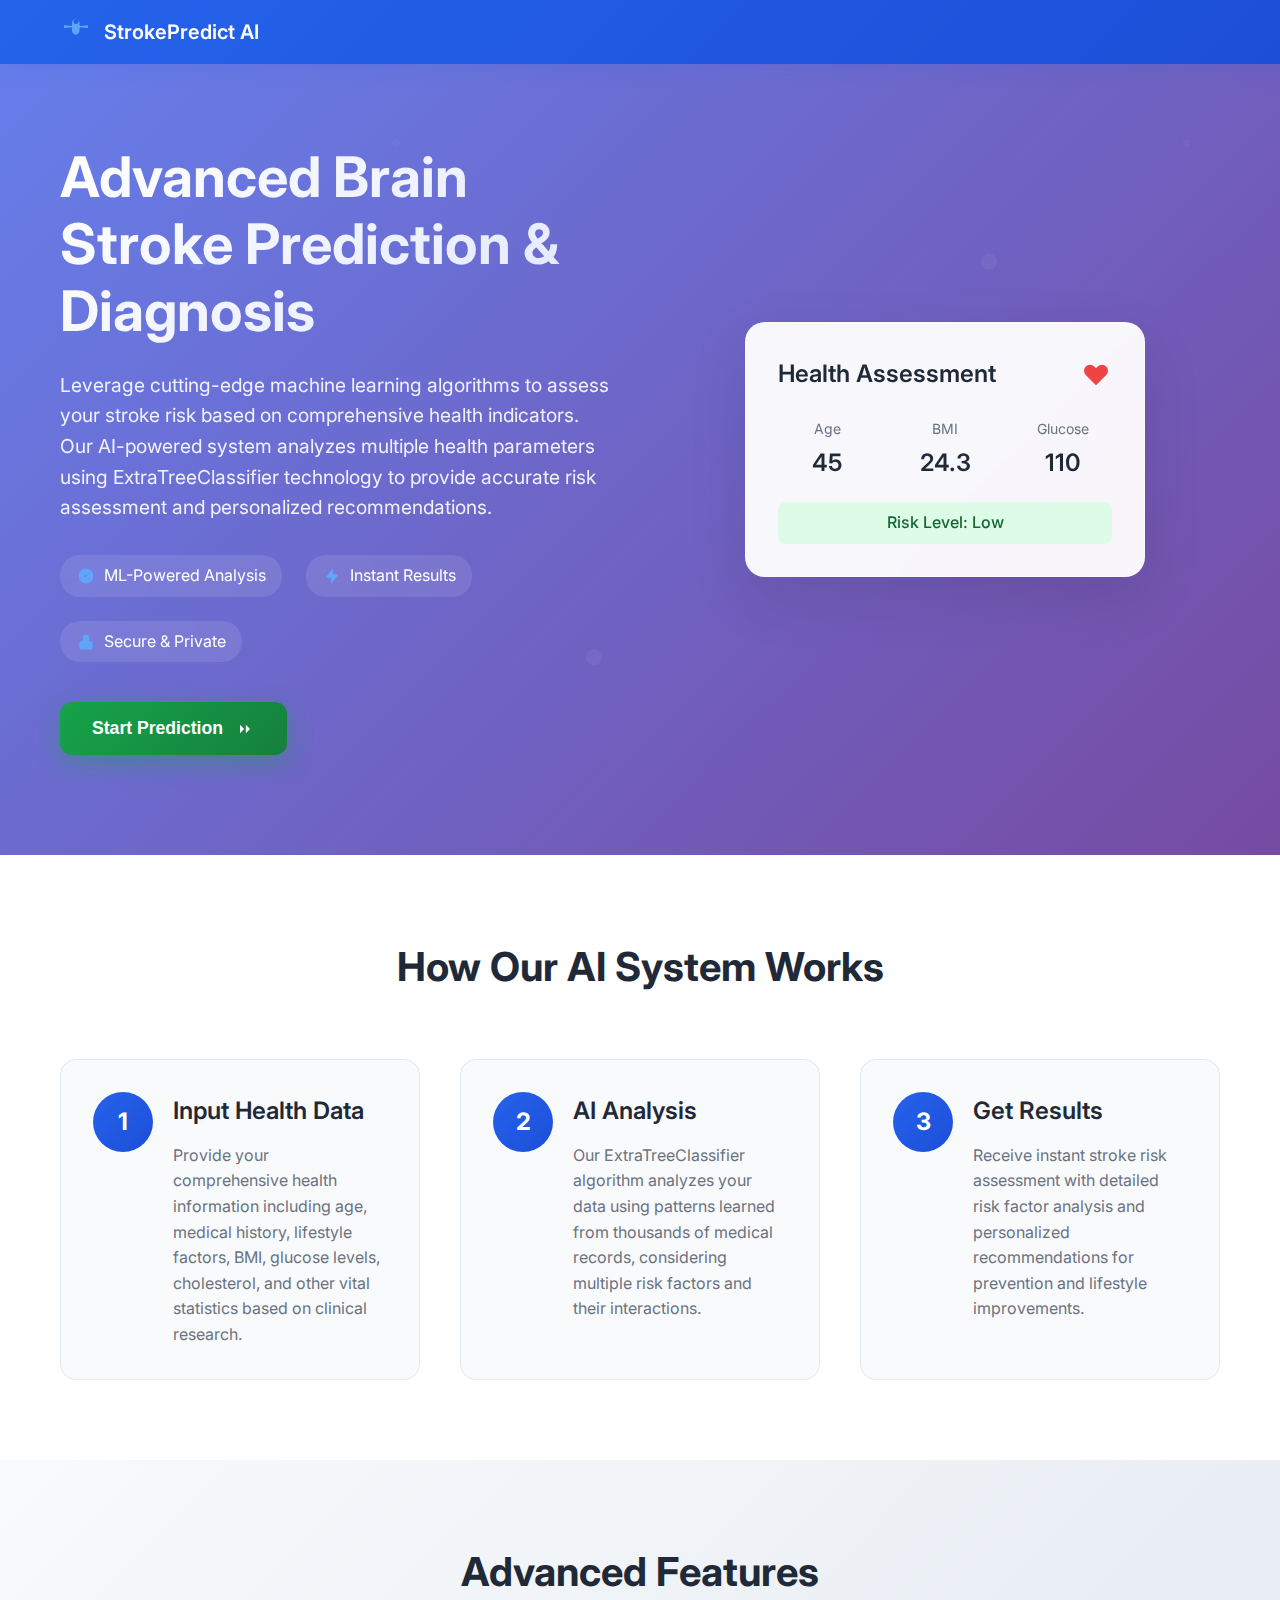
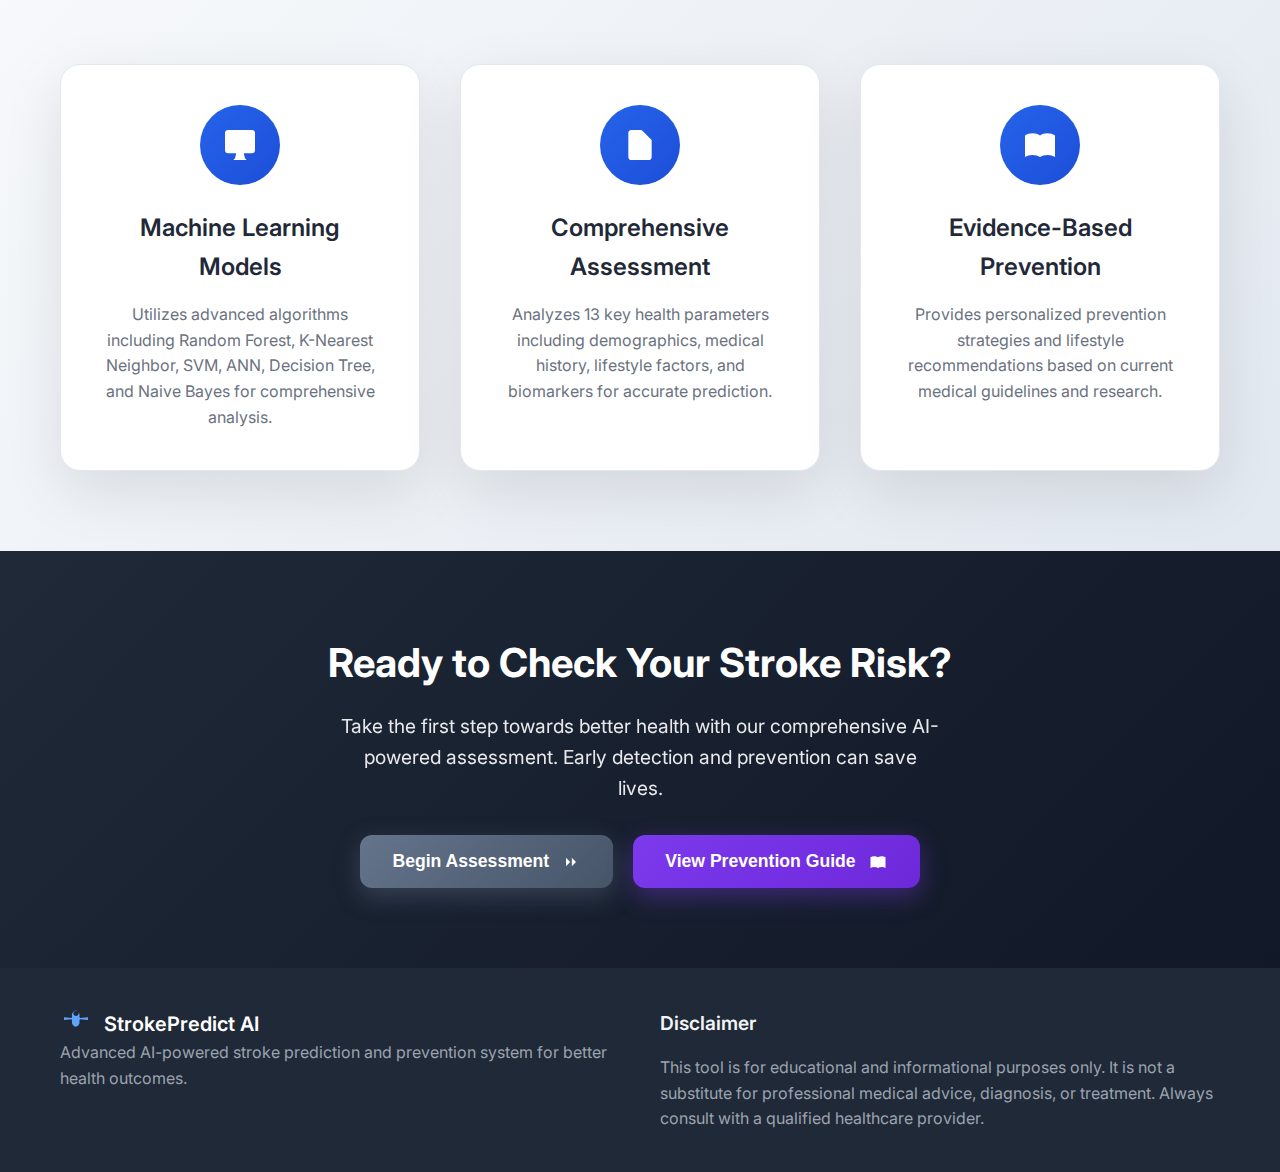
<file: index.html>
<!DOCTYPE html>
<html lang="en">
<head>
    <meta charset="UTF-8">
    <meta name="viewport" content="width=device-width, initial-scale=1.0">
    <title>Brain Stroke Prediction & Diagnosis - StrokePredict AI</title>
    <link rel="stylesheet" href="style.css">
    <link href="https://fonts.googleapis.com/css2?family=Inter:wght@300;400;500;600;700&display=swap" rel="stylesheet">
    <meta name="description" content="Advanced AI-powered brain stroke prediction and diagnosis system using machine learning for accurate health assessment.">
</head>
<body>
    <!-- Navigation -->
    <nav class="navbar">
        <div class="nav-container">
            <div class="nav-brand">
                <svg class="brain-icon" viewBox="0 0 24 24" fill="currentColor">
                    <path d="M12 2C13.1 2 14 2.9 14 4C14 5.1 13.1 6 12 6C10.9 6 10 5.1 10 4C10 2.9 10.9 2 12 2ZM21 9V7L15 7.5L14.5 6.5C14.6 6.2 14.7 5.9 14.7 5.5C14.7 3.6 13.4 2 11.8 2C10.2 2 8.9 3.6 8.9 5.5C8.9 5.9 9 6.2 9.1 6.5L8.6 7.5L3 7V9L8.6 8.5L9.1 9.5C9 9.8 8.9 10.1 8.9 10.5C8.9 12.4 10.2 14 11.8 14C13.4 14 14.7 12.4 14.7 10.5C14.7 10.1 14.6 9.8 14.5 9.5L15 8.5L21 9Z"/>
                </svg>
                <span>StrokePredict AI</span>
            </div>
        </div>
    </nav>

    <!-- Hero Section -->
    <section class="hero">
        <div class="container">
            <div class="hero-content">
                <div class="hero-text">
                    <h1>Advanced Brain Stroke Prediction & Diagnosis</h1>
                    <p class="hero-subtitle">
                        Leverage cutting-edge machine learning algorithms to assess your stroke risk based on comprehensive health indicators. Our AI-powered system analyzes multiple health parameters using ExtraTreeClassifier technology to provide accurate risk assessment and personalized recommendations.
                    </p>
                    <div class="hero-features">
                        <div class="feature">
                            <svg class="feature-icon" viewBox="0 0 24 24" fill="currentColor">
                                <path d="M9 12l2 2 4-4m6 2a9 9 0 11-18 0 9 9 0 0118 0z"/>
                            </svg>
                            <span>ML-Powered Analysis</span>
                        </div>
                        <div class="feature">
                            <svg class="feature-icon" viewBox="0 0 24 24" fill="currentColor">
                                <path d="M13 10V3L4 14h7v7l9-11h-7z"/>
                            </svg>
                            <span>Instant Results</span>
                        </div>
                        <div class="feature">
                            <svg class="feature-icon" viewBox="0 0 24 24" fill="currentColor">
                                <path d="M12 15v2m-6 4h12a2 2 0 002-2v-6a2 2 0 00-2-2H6a2 2 0 00-2 2v6a2 2 0 002 2zm10-10V7a4 4 0 00-8 0v4h8z"/>
                            </svg>
                            <span>Secure & Private</span>
                        </div>
                    </div>
                    <button class="cta-button" onclick="startPrediction()">
                        <span>Start Prediction</span>
                        <svg class="button-icon" viewBox="0 0 24 24" fill="currentColor">
                            <path d="M13 7l5 5-5 5M6 7l5 5-5 5"/>
                        </svg>
                    </button>
                </div>
                <div class="hero-visual">
                    <div class="medical-card">
                        <div class="card-header">
                            <h3>Health Assessment</h3>
                            <svg class="card-icon" viewBox="0 0 24 24" fill="currentColor">
                                <path d="M4.318 6.318a4.5 4.5 0 000 6.364L12 20.364l7.682-7.682a4.5 4.5 0 00-6.364-6.364L12 7.636l-1.318-1.318a4.5 4.5 0 00-6.364 0z"/>
                            </svg>
                        </div>
                        <div class="card-metrics">
                            <div class="metric">
                                <span class="metric-label">Age</span>
                                <span class="metric-value">45</span>
                            </div>
                            <div class="metric">
                                <span class="metric-label">BMI</span>
                                <span class="metric-value">24.3</span>
                            </div>
                            <div class="metric">
                                <span class="metric-label">Glucose</span>
                                <span class="metric-value">110</span>
                            </div>
                        </div>
                        <div class="risk-indicator low">
                            <span>Risk Level: Low</span>
                        </div>
                    </div>
                </div>
            </div>
        </div>
    </section>

    <!-- How It Works Section -->
    <section class="how-it-works">
        <div class="container">
            <h2>How Our AI System Works</h2>
            <div class="steps">
                <div class="step">
                    <div class="step-number">1</div>
                    <div class="step-content">
                        <h3>Input Health Data</h3>
                        <p>Provide your comprehensive health information including age, medical history, lifestyle factors, BMI, glucose levels, cholesterol, and other vital statistics based on clinical research.</p>
                    </div>
                </div>
                <div class="step">
                    <div class="step-number">2</div>
                    <div class="step-content">
                        <h3>AI Analysis</h3>
                        <p>Our ExtraTreeClassifier algorithm analyzes your data using patterns learned from thousands of medical records, considering multiple risk factors and their interactions.</p>
                    </div>
                </div>
                <div class="step">
                    <div class="step-number">3</div>
                    <div class="step-content">
                        <h3>Get Results</h3>
                        <p>Receive instant stroke risk assessment with detailed risk factor analysis and personalized recommendations for prevention and lifestyle improvements.</p>
                    </div>
                </div>
            </div>
        </div>
    </section>

    <!-- Features Section -->
    <section class="features-section">
        <div class="container">
            <h2>Advanced Features</h2>
            <div class="features-grid">
                <div class="feature-card">
                    <div class="feature-icon-large">
                        <svg viewBox="0 0 24 24" fill="currentColor">
                            <path d="M9.75 17L9 20l-1 1h8l-1-1-.75-3M3 13h18M5 17h14a2 2 0 002-2V5a2 2 0 00-2-2H5a2 2 0 00-2 2v10a2 2 0 002 2z"/>
                        </svg>
                    </div>
                    <h3>Machine Learning Models</h3>
                    <p>Utilizes advanced algorithms including Random Forest, K-Nearest Neighbor, SVM, ANN, Decision Tree, and Naive Bayes for comprehensive analysis.</p>
                </div>
                <div class="feature-card">
                    <div class="feature-icon-large">
                        <svg viewBox="0 0 24 24" fill="currentColor">
                            <path d="M9 17v-2m3 2v-4m3 4v-6m2 10H7a2 2 0 01-2-2V5a2 2 0 012-2h5.586a1 1 0 01.707.293l5.414 5.414a1 1 0 01.293.707V19a2 2 0 01-2 2z"/>
                        </svg>
                    </div>
                    <h3>Comprehensive Assessment</h3>
                    <p>Analyzes 13 key health parameters including demographics, medical history, lifestyle factors, and biomarkers for accurate prediction.</p>
                </div>
                <div class="feature-card">
                    <div class="feature-icon-large">
                        <svg viewBox="0 0 24 24" fill="currentColor">
                            <path d="M12 6.253v13m0-13C10.832 5.477 9.246 5 7.5 5S4.168 5.477 3 6.253v13C4.168 18.477 5.754 18 7.5 18s3.332.477 4.5 1.253m0-13C13.168 5.477 14.754 5 16.5 5c1.747 0 3.332.477 4.5 1.253v13C19.832 18.477 18.246 18 16.5 18c-1.746 0-3.332.477-4.5 1.253"/>
                        </svg>
                    </div>
                    <h3>Evidence-Based Prevention</h3>
                    <p>Provides personalized prevention strategies and lifestyle recommendations based on current medical guidelines and research.</p>
                </div>
            </div>
        </div>
    </section>

    <!-- Call to Action -->
    <section class="cta-section">
        <div class="container">
            <div class="cta-content">
                <h2>Ready to Check Your Stroke Risk?</h2>
                <p>Take the first step towards better health with our comprehensive AI-powered assessment. Early detection and prevention can save lives.</p>
                <div class="cta-buttons">
                    <button class="cta-button secondary" onclick="startPrediction()">
                        <span>Begin Assessment</span>
                        <svg class="button-icon" viewBox="0 0 24 24" fill="currentColor">
                            <path d="M13 7l5 5-5 5M6 7l5 5-5 5"/>
                        </svg>
                    </button>
                    <button class="cta-button tertiary" onclick="showPrecautions()">
                        <span>View Prevention Guide</span>
                        <svg class="button-icon" viewBox="0 0 24 24" fill="currentColor">
                            <path d="M12 6.253v13m0-13C10.832 5.477 9.246 5 7.5 5S4.168 5.477 3 6.253v13C4.168 18.477 5.754 18 7.5 18s3.332.477 4.5 1.253m0-13C13.168 5.477 14.754 5 16.5 5c1.747 0 3.332.477 4.5 1.253v13C19.832 18.477 18.246 18 16.5 18c-1.746 0-3.332.477-4.5 1.253"/>
                        </svg>
                    </button>
                </div>
            </div>
        </div>
    </section>

    <!-- Footer -->
    <footer class="footer">
        <div class="container">
            <div class="footer-content">
                <div class="footer-section">
                    <div class="nav-brand">
                        <svg class="brain-icon" viewBox="0 0 24 24" fill="currentColor">
                            <path d="M12 2C13.1 2 14 2.9 14 4C14 5.1 13.1 6 12 6C10.9 6 10 5.1 10 4C10 2.9 10.9 2 12 2ZM21 9V7L15 7.5L14.5 6.5C14.6 6.2 14.7 5.9 14.7 5.5C14.7 3.6 13.4 2 11.8 2C10.2 2 8.9 3.6 8.9 5.5C8.9 5.9 9 6.2 9.1 6.5L8.6 7.5L3 7V9L8.6 8.5L9.1 9.5C9 9.8 8.9 10.1 8.9 10.5C8.9 12.4 10.2 14 11.8 14C13.4 14 14.7 12.4 14.7 10.5C14.7 10.1 14.6 9.8 14.5 9.5L15 8.5L21 9Z"/>
                        </svg>
                        <span>StrokePredict AI</span>
                    </div>
                    <p>Advanced AI-powered stroke prediction and prevention system for better health outcomes.</p>
                </div>
                <div class="footer-section">
                    <h4>Disclaimer</h4>
                    <p>This tool is for educational and informational purposes only. It is not a substitute for professional medical advice, diagnosis, or treatment. Always consult with a qualified healthcare provider.</p>
                </div>
            </div>
        </div>
    </footer>

    <script src="script.js"></script>
</body>
</html>
</file>
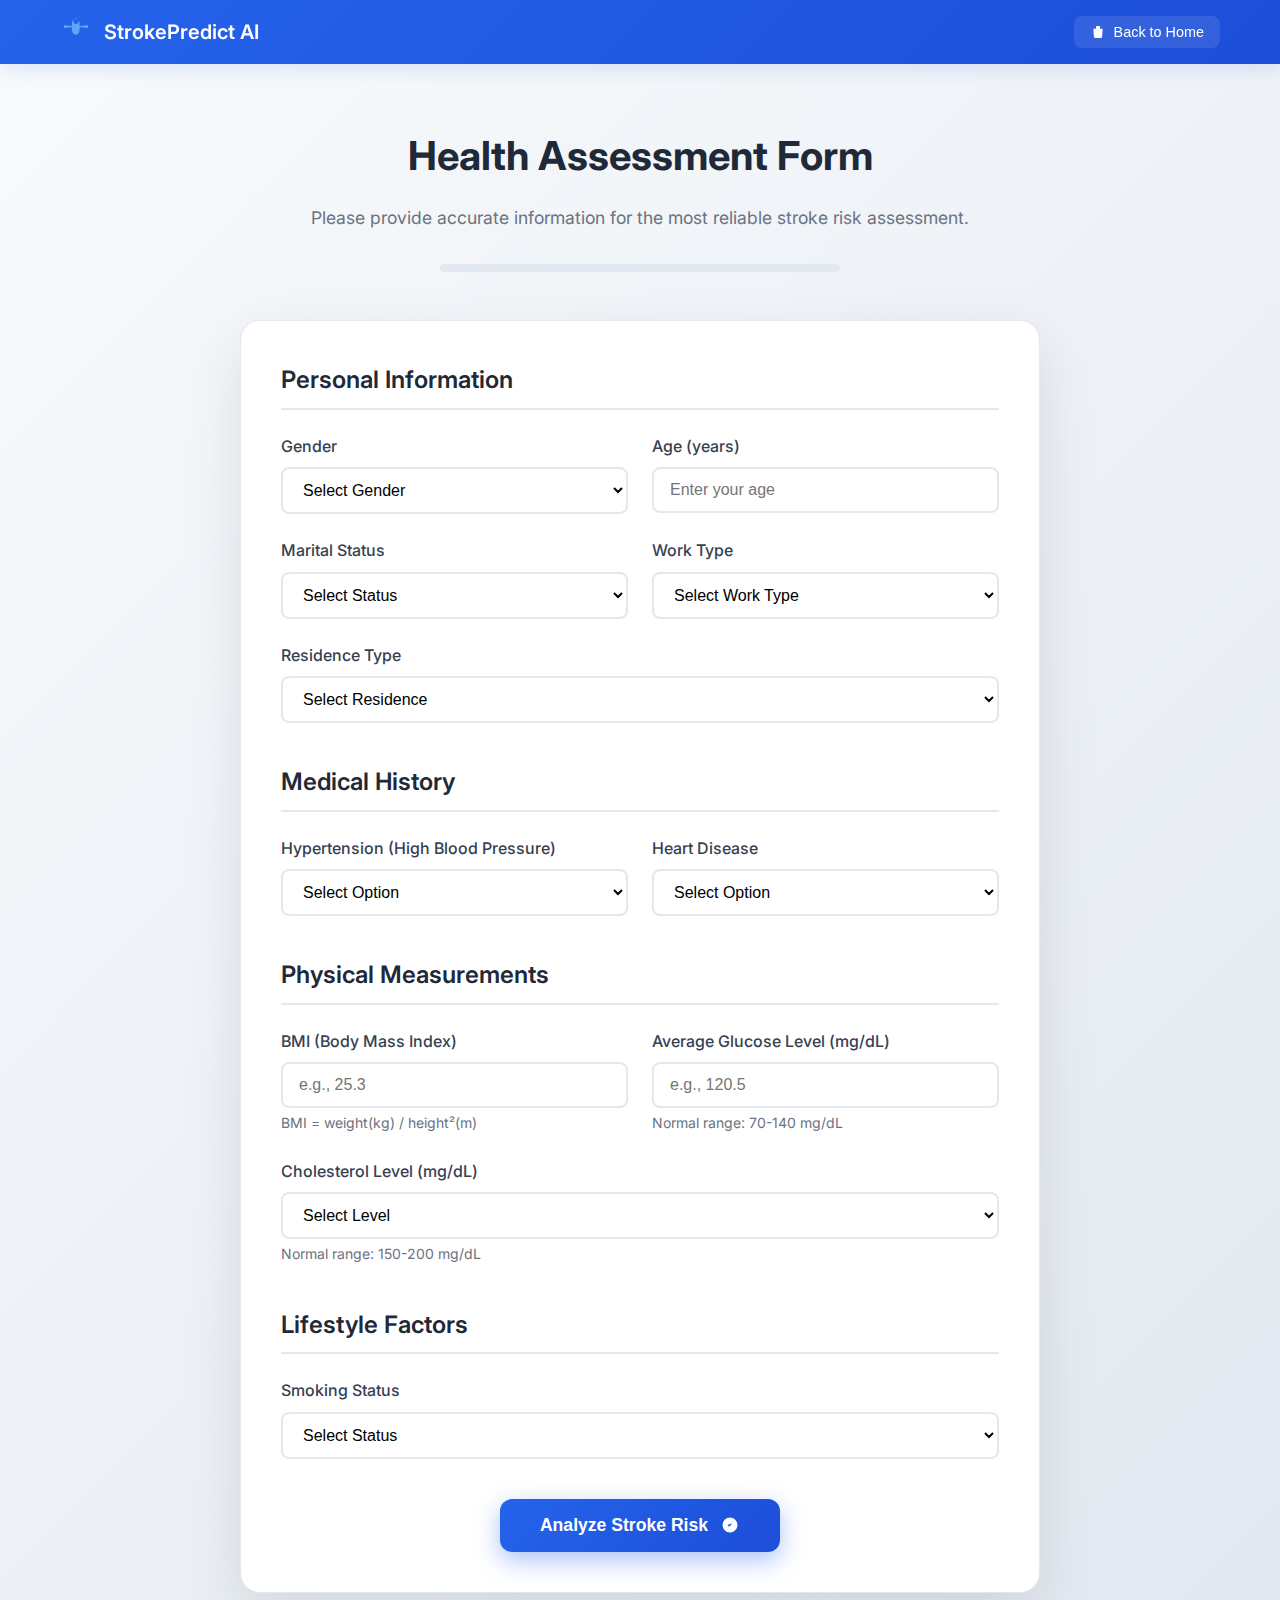
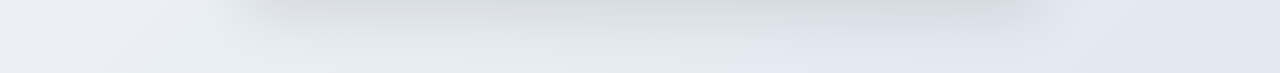
<file: input.html>
<!DOCTYPE html>
<html lang="en">
<head>
    <meta charset="UTF-8">
    <meta name="viewport" content="width=device-width, initial-scale=1.0">
    <title>Health Assessment - StrokePredict AI</title>
    <link rel="stylesheet" href="style.css">
    <link href="https://fonts.googleapis.com/css2?family=Inter:wght@300;400;500;600;700&display=swap" rel="stylesheet">
</head>
<body>
    <!-- Navigation -->
    <nav class="navbar">
        <div class="nav-container">
            <div class="nav-brand">
                <svg class="brain-icon" viewBox="0 0 24 24" fill="currentColor">
                    <path d="M12 2C13.1 2 14 2.9 14 4C14 5.1 13.1 6 12 6C10.9 6 10 5.1 10 4C10 2.9 10.9 2 12 2ZM21 9V7L15 7.5L14.5 6.5C14.6 6.2 14.7 5.9 14.7 5.5C14.7 3.6 13.4 2 11.8 2C10.2 2 8.9 3.6 8.9 5.5C8.9 5.9 9 6.2 9.1 6.5L8.6 7.5L3 7V9L8.6 8.5L9.1 9.5C9 9.8 8.9 10.1 8.9 10.5C8.9 12.4 10.2 14 11.8 14C13.4 14 14.7 12.4 14.7 10.5C14.7 10.1 14.6 9.8 14.5 9.5L15 8.5L21 9Z"/>
                </svg>
                <span>StrokePredict AI</span>
            </div>
            <button class="nav-back" onclick="goHome()">
                <svg viewBox="0 0 24 24" fill="currentColor">
                    <path d="M19 7l-.867 12.142A2 2 0 0116.138 21H7.862a2 2 0 01-1.995-1.858L5 7m5 4v6m4-6v6m1-10V4a1 1 0 00-1-1h-4a1 1 0 00-1 1v3M4 7h16"/>
                </svg>
                Back to Home
            </button>
        </div>
    </nav>

    <!-- Input Form Section -->
    <section class="form-section">
        <div class="container">
            <div class="form-header">
                <h1>Health Assessment Form</h1>
                <p>Please provide accurate information for the most reliable stroke risk assessment.</p>
                <div class="progress-bar">
                    <div class="progress-fill" id="progressFill"></div>
                </div>
            </div>

            <form class="health-form" id="healthForm">
                <!-- Personal Information -->
                <div class="form-group-section">
                    <h3>Personal Information</h3>
                    <div class="form-row">
                        <div class="form-group">
                            <label for="gender">Gender</label>
                            <select id="gender" name="gender" required>
                                <option value="">Select Gender</option>
                                <option value="Male">Male</option>
                                <option value="Female">Female</option>
                                <option value="Other">Other</option>
                            </select>
                        </div>
                        <div class="form-group">
                            <label for="age">Age (years)</label>
                            <input type="number" id="age" name="age" min="0" max="120" placeholder="Enter your age" required>
                        </div>
                    </div>
                    <div class="form-row">
                        <div class="form-group">
                            <label for="ever_married">Marital Status</label>
                            <select id="ever_married" name="ever_married" required>
                                <option value="">Select Status</option>
                                <option value="Yes">Married</option>
                                <option value="No">Unmarried</option>
                            </select>
                        </div>
                        <div class="form-group">
                            <label for="work_type">Work Type</label>
                            <select id="work_type" name="work_type" required>
                                <option value="">Select Work Type</option>
                                <option value="Private">Private Sector</option>
                                <option value="Self-employed">Self-employed</option>
                                <option value="Govt_job">Government Job</option>
                                <option value="Children">Student/Child</option>
                                <option value="Never_worked">Never Worked</option>
                            </select>
                        </div>
                    </div>
                    <div class="form-row">
                        <div class="form-group">
                            <label for="Residence_type">Residence Type</label>
                            <select id="Residence_type" name="Residence_type" required>
                                <option value="">Select Residence</option>
                                <option value="Urban">Urban</option>
                                <option value="Rural">Rural</option>
                            </select>
                        </div>
                    </div>
                </div>

                <!-- Medical History -->
                <div class="form-group-section">
                    <h3>Medical History</h3>
                    <div class="form-row">
                        <div class="form-group">
                            <label for="hypertension">Hypertension (High Blood Pressure)</label>
                            <select id="hypertension" name="hypertension" required>
                                <option value="">Select Option</option>
                                <option value="0">No</option>
                                <option value="1">Yes</option>
                            </select>
                        </div>
                        <div class="form-group">
                            <label for="heart_disease">Heart Disease</label>
                            <select id="heart_disease" name="heart_disease" required>
                                <option value="">Select Option</option>
                                <option value="0">No</option>
                                <option value="1">Yes</option>
                            </select>
                        </div>
                    </div>
                </div>

                <!-- Physical Measurements -->
                <div class="form-group-section">
                    <h3>Physical Measurements</h3>
                    <div class="form-row">
                        <div class="form-group">
                            <label for="bmi">BMI (Body Mass Index)</label>
                            <input type="number" id="bmi" name="bmi" min="10" max="50" step="0.1" placeholder="e.g., 25.3" required>
                            <small>BMI = weight(kg) / height²(m)</small>
                        </div>
                        <div class="form-group">
                            <label for="avg_glucose_level">Average Glucose Level (mg/dL)</label>
                            <input type="number" id="avg_glucose_level" name="avg_glucose_level" min="50" max="300" step="0.1" placeholder="e.g., 120.5" required>
                            <small>Normal range: 70-140 mg/dL</small>
                        </div>
                    </div>
                    <div class="form-row">
                        <div class="form-group">
                             <label for="cholesterol_level">Cholesterol Level (mg/dL)</label>
                           <select id="cholesterol_level" name="cholesterol_level" required>
                          <option value="">Select Level</option>
                          <option value="<=200">Less than or equal to 200</option>
                          <option value=">200">More than 200</option>
</select>
                            <small>Normal range: 150-200 mg/dL</small>
                        </div>
                    </div>
                </div>

                <!-- Lifestyle Factors -->
                <div class="form-group-section">
                    <h3>Lifestyle Factors</h3>
                    <div class="form-row">
                        <div class="form-group">
                            <label for="smoking_status">Smoking Status</label>
                            <select id="smoking_status" name="smoking_status" required>
                                <option value="">Select Status</option>
                                <option value="never smoked">Never Smoked</option>
                                <option value="formerly smoked">Formerly Smoked</option>
                                <option value="smokes">Currently Smokes</option>
                                <option value="unknown">Unknown</option>
                            </select>
                        </div>
                    </div>
                </div>

                <!-- Submit Button -->
                <div class="form-submit">
                    <button type="submit" class="submit-button" id="submitButton">
                        <span>Analyze Stroke Risk</span>
                        <svg class="button-icon" viewBox="0 0 24 24" fill="currentColor">
                            <path d="M9 12l2 2 4-4m6 2a9 9 0 11-18 0 9 9 0 0118 0z"/>
                        </svg>
                    </button>
                </div>
            </form>
        </div>
    </section>

    <script src="script.js"></script>
</body>
</html>
</file>
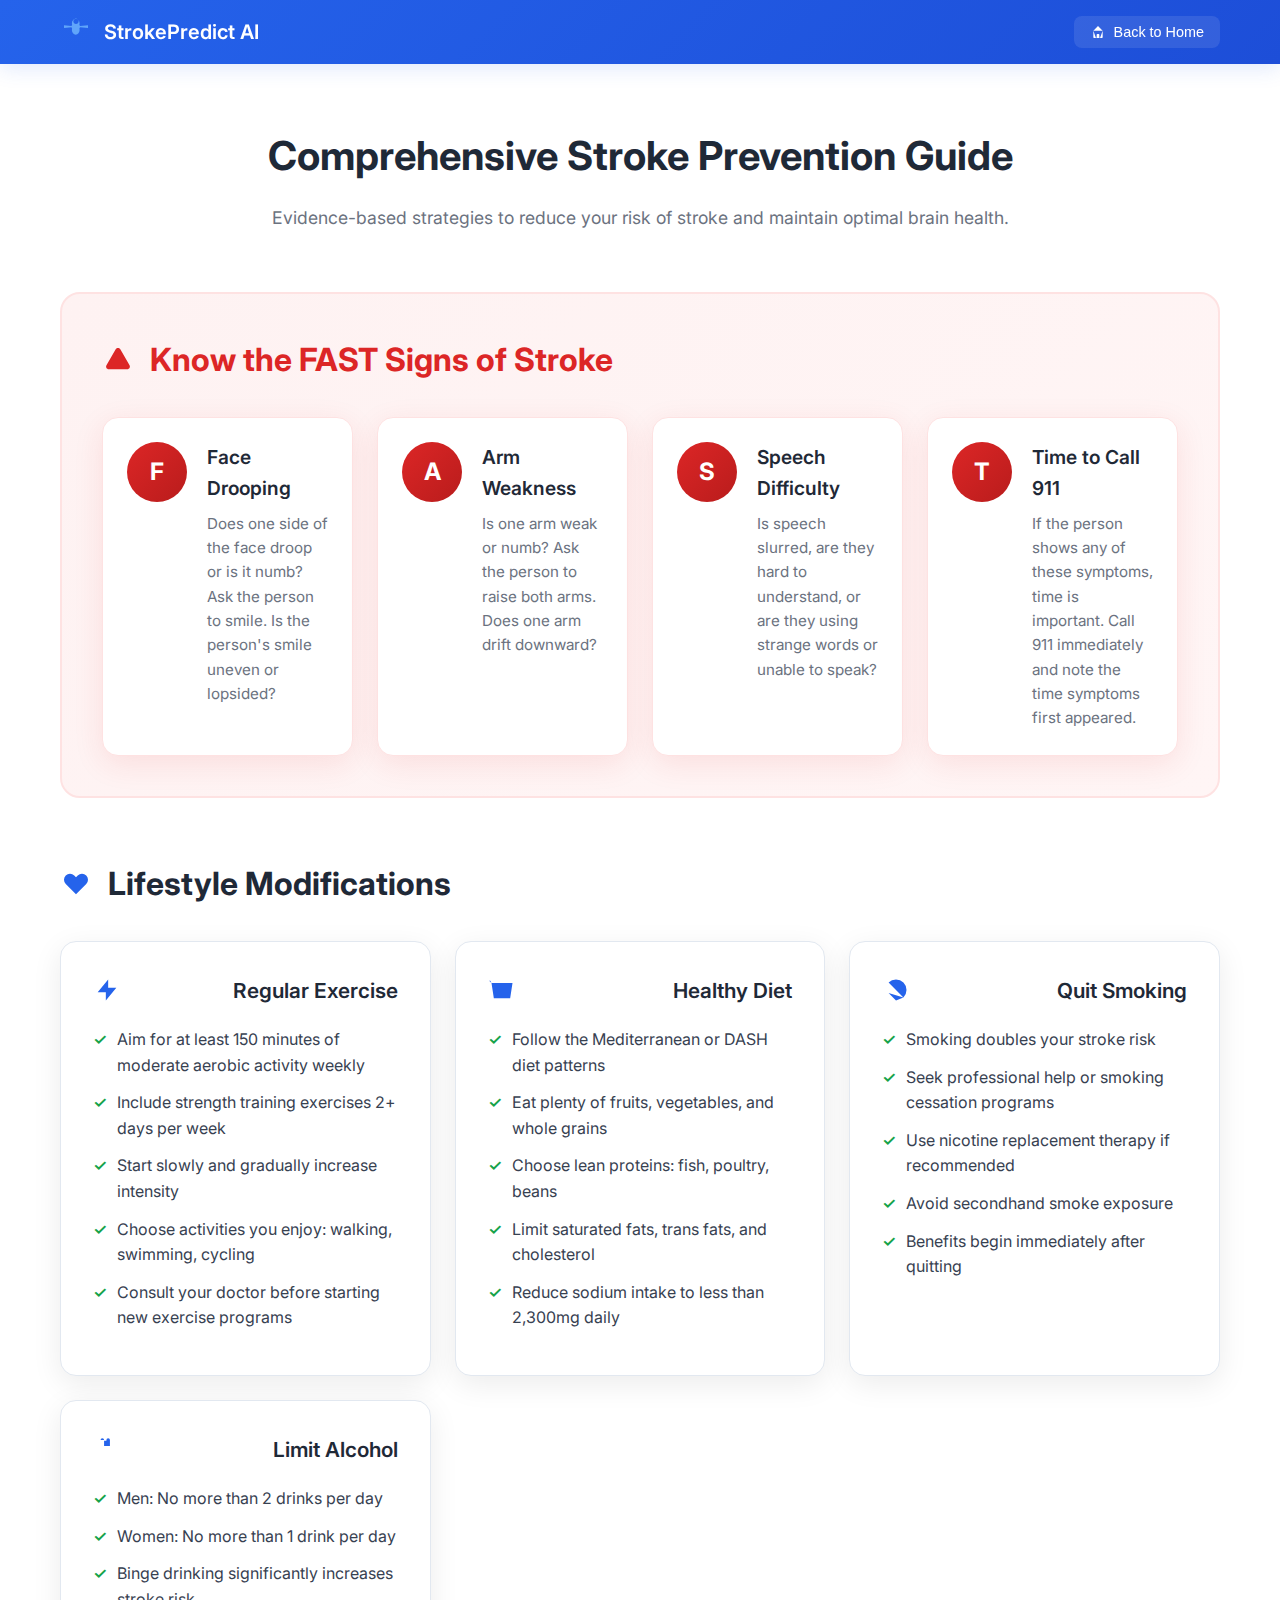
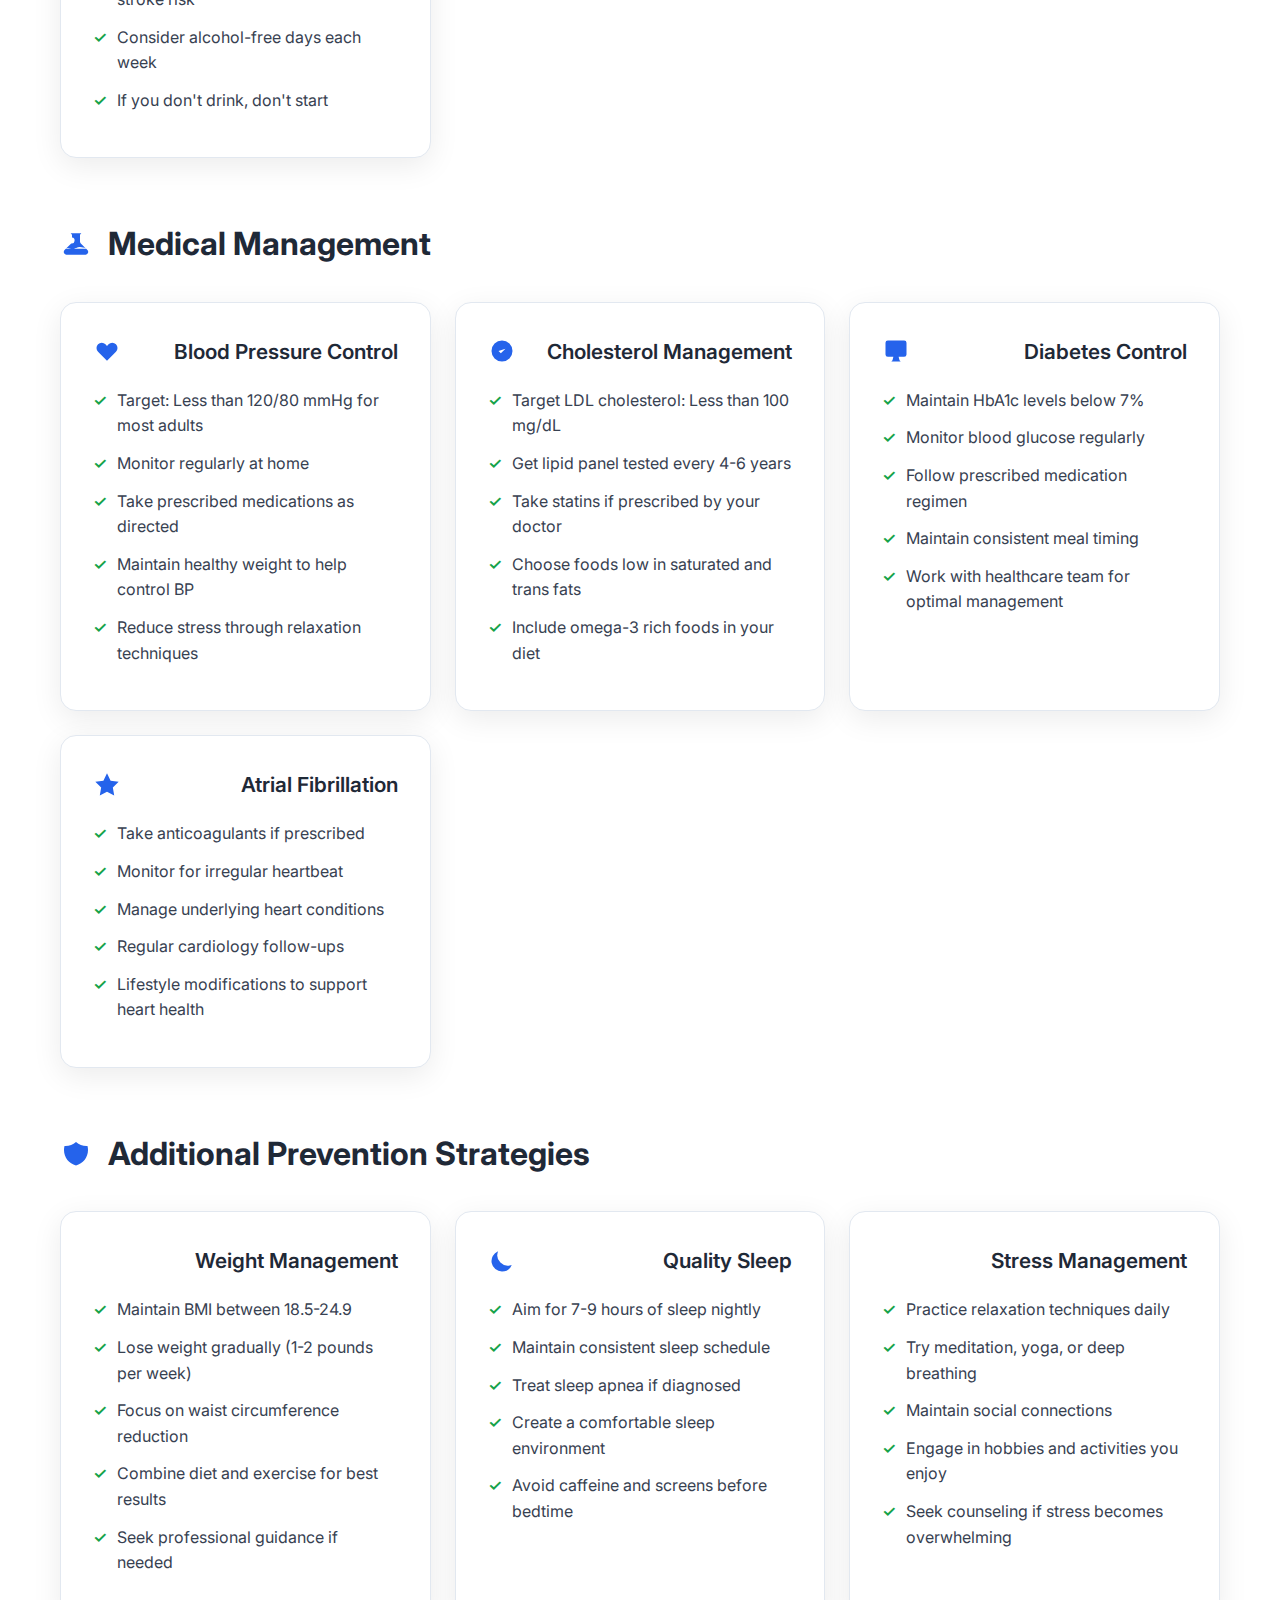
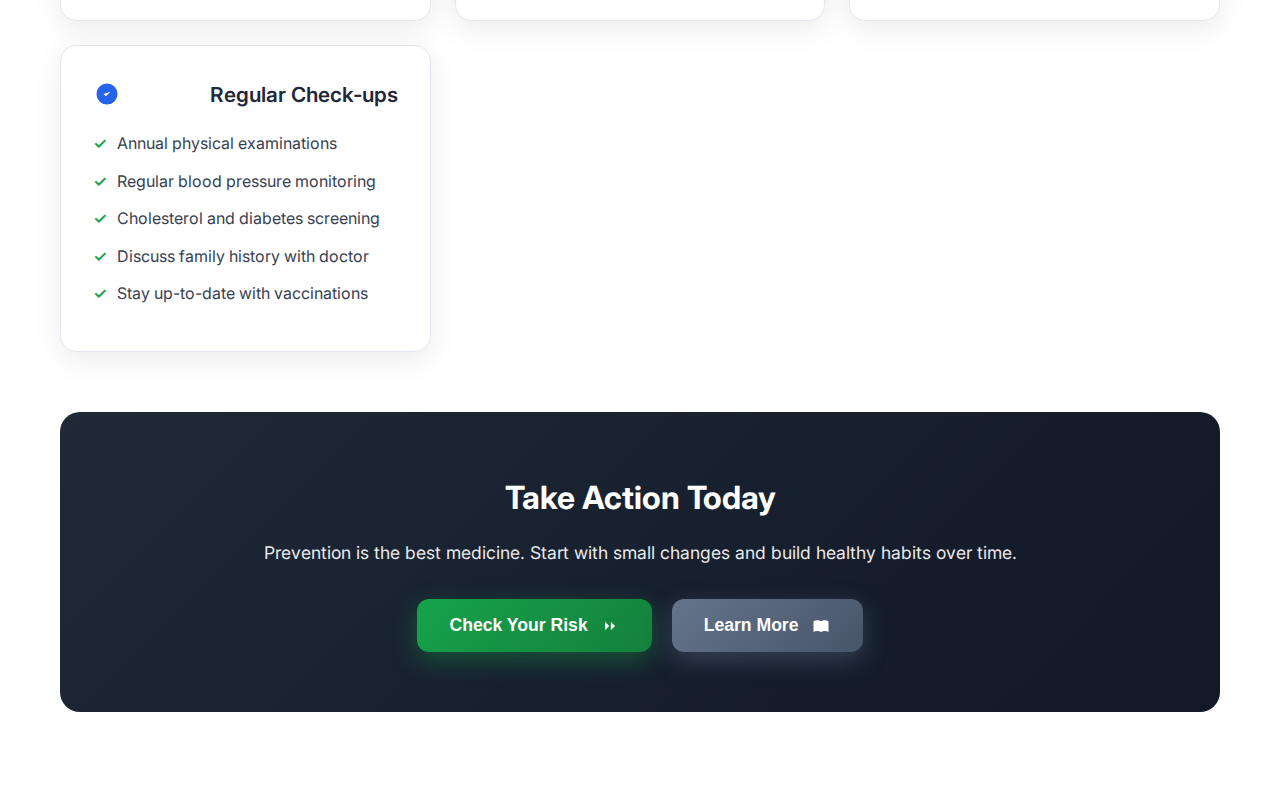
<file: precautions.html>
<!DOCTYPE html>
<html lang="en">
<head>
    <meta charset="UTF-8">
    <meta name="viewport" content="width=device-width, initial-scale=1.0">
    <title>Stroke Prevention Guide - StrokePredict AI</title>
    <link rel="stylesheet" href="style.css">
    <link href="https://fonts.googleapis.com/css2?family=Inter:wght@300;400;500;600;700&display=swap" rel="stylesheet">
</head>
<body>
    <!-- Navigation -->
    <nav class="navbar">
        <div class="nav-container">
            <div class="nav-brand">
                <svg class="brain-icon" viewBox="0 0 24 24" fill="currentColor">
                    <path d="M12 2C13.1 2 14 2.9 14 4C14 5.1 13.1 6 12 6C10.9 6 10 5.1 10 4C10 2.9 10.9 2 12 2ZM21 9V7L15 7.5L14.5 6.5C14.6 6.2 14.7 5.9 14.7 5.5C14.7 3.6 13.4 2 11.8 2C10.2 2 8.9 3.6 8.9 5.5C8.9 5.9 9 6.2 9.1 6.5L8.6 7.5L3 7V9L8.6 8.5L9.1 9.5C9 9.8 8.9 10.1 8.9 10.5C8.9 12.4 10.2 14 11.8 14C13.4 14 14.7 12.4 14.7 10.5C14.7 10.1 14.6 9.8 14.5 9.5L15 8.5L21 9Z"/>
                </svg>
                <span>StrokePredict AI</span>
            </div>
            <button class="nav-back" onclick="goHome()">
                <svg viewBox="0 0 24 24" fill="currentColor">
                    <path d="M3 12l2-2m0 0l7-7 7 7M5 10v10a1 1 0 001 1h3m10-11l2 2m-2-2v10a1 1 0 01-1 1h-3m-6 0a1 1 0 001-1v-4a1 1 0 011-1h2a1 1 0 011 1v4a1 1 0 001 1m-6 0h6"/>
                </svg>
                Back to Home
            </button>
        </div>
    </nav>

    <!-- Precautions Section -->
    <section class="precautions-section">
        <div class="container">
            <div class="precautions-header">
                <h1>Comprehensive Stroke Prevention Guide</h1>
                <p>Evidence-based strategies to reduce your risk of stroke and maintain optimal brain health.</p>
            </div>

            <!-- Emergency Signs -->
            <div class="emergency-section">
                <h2 class="emergency-title">
                    <svg class="emergency-icon" viewBox="0 0 24 24" fill="currentColor">
                        <path d="M12 9v2m0 4h.01m-6.938 4h13.856c1.54 0 2.502-1.667 1.732-3L13.732 4c-.77-1.333-2.694-1.333-3.464 0L3.34 16c-.77 1.333.192 3 1.732 3z"/>
                    </svg>
                    Know the FAST Signs of Stroke
                </h2>
                <div class="fast-signs">
                    <div class="fast-card">
                        <div class="fast-letter">F</div>
                        <div class="fast-content">
                            <h3>Face Drooping</h3>
                            <p>Does one side of the face droop or is it numb? Ask the person to smile. Is the person's smile uneven or lopsided?</p>
                        </div>
                    </div>
                    <div class="fast-card">
                        <div class="fast-letter">A</div>
                        <div class="fast-content">
                            <h3>Arm Weakness</h3>
                            <p>Is one arm weak or numb? Ask the person to raise both arms. Does one arm drift downward?</p>
                        </div>
                    </div>
                    <div class="fast-card">
                        <div class="fast-letter">S</div>
                        <div class="fast-content">
                            <h3>Speech Difficulty</h3>
                            <p>Is speech slurred, are they hard to understand, or are they using strange words or unable to speak?</p>
                        </div>
                    </div>
                    <div class="fast-card">
                        <div class="fast-letter">T</div>
                        <div class="fast-content">
                            <h3>Time to Call 911</h3>
                            <p>If the person shows any of these symptoms, time is important. Call 911 immediately and note the time symptoms first appeared.</p>
                        </div>
                    </div>
                </div>
            </div>

            <!-- Prevention Categories -->
            <div class="prevention-categories">
                <!-- Lifestyle Modifications -->
                <div class="category-section">
                    <h2>
                        <svg class="category-icon" viewBox="0 0 24 24" fill="currentColor">
                            <path d="M4.318 6.318a4.5 4.5 0 000 6.364L12 20.364l7.682-7.682a4.5 4.5 0 00-6.364-6.364L12 7.636l-1.318-1.318a4.5 4.5 0 00-6.364 0z"/>
                        </svg>
                        Lifestyle Modifications
                    </h2>
                    <div class="prevention-grid">
                        <div class="prevention-card">
                            <div class="card-header">
                                <svg class="card-icon" viewBox="0 0 24 24" fill="currentColor">
                                    <path d="M13 10V3L4 14h7v7l9-11h-7z"/>
                                </svg>
                                <h3>Regular Exercise</h3>
                            </div>
                            <ul>
                                <li>Aim for at least 150 minutes of moderate aerobic activity weekly</li>
                                <li>Include strength training exercises 2+ days per week</li>
                                <li>Start slowly and gradually increase intensity</li>
                                <li>Choose activities you enjoy: walking, swimming, cycling</li>
                                <li>Consult your doctor before starting new exercise programs</li>
                            </ul>
                        </div>

                        <div class="prevention-card">
                            <div class="card-header">
                                <svg class="card-icon" viewBox="0 0 24 24" fill="currentColor">
                                    <path d="M3 6h18l-2 13H5L3 6zm0 0L2 4H1m15 2v6a2 2 0 11-4 0v-6"/>
                                </svg>
                                <h3>Healthy Diet</h3>
                            </div>
                            <ul>
                                <li>Follow the Mediterranean or DASH diet patterns</li>
                                <li>Eat plenty of fruits, vegetables, and whole grains</li>
                                <li>Choose lean proteins: fish, poultry, beans</li>
                                <li>Limit saturated fats, trans fats, and cholesterol</li>
                                <li>Reduce sodium intake to less than 2,300mg daily</li>
                            </ul>
                        </div>

                        <div class="prevention-card">
                            <div class="card-header">
                                <svg class="card-icon" viewBox="0 0 24 24" fill="currentColor">
                                    <path d="M18.364 18.364A9 9 0 005.636 5.636m12.728 12.728L5.636 5.636m12.728 12.728L12 21l-6.364-6.364M12 3l6.364 6.364"/>
                                </svg>
                                <h3>Quit Smoking</h3>
                            </div>
                            <ul>
                                <li>Smoking doubles your stroke risk</li>
                                <li>Seek professional help or smoking cessation programs</li>
                                <li>Use nicotine replacement therapy if recommended</li>
                                <li>Avoid secondhand smoke exposure</li>
                                <li>Benefits begin immediately after quitting</li>
                            </ul>
                        </div>

                        <div class="prevention-card">
                            <div class="card-header">
                                <svg class="card-icon" viewBox="0 0 24 24" fill="currentColor">
                                    <path d="M9.5 3.5v5h5v-5a1.5 1.5 0 00-3 0v.5h-2v-.5a1.5 1.5 0 00-3 0z"/>
                                </svg>
                                <h3>Limit Alcohol</h3>
                            </div>
                            <ul>
                                <li>Men: No more than 2 drinks per day</li>
                                <li>Women: No more than 1 drink per day</li>
                                <li>Binge drinking significantly increases stroke risk</li>
                                <li>Consider alcohol-free days each week</li>
                                <li>If you don't drink, don't start</li>
                            </ul>
                        </div>
                    </div>
                </div>

                <!-- Medical Management -->
                <div class="category-section">
                    <h2>
                        <svg class="category-icon" viewBox="0 0 24 24" fill="currentColor">
                            <path d="M19.428 15.428a2 2 0 00-1.022-.547l-2.387-.477a6 6 0 00-3.86.517l-.318.158a6 6 0 01-3.86.517L6.05 15.21a2 2 0 00-1.806.547M8 4h8l-1 1v5.172a2 2 0 00.586 1.414l5 5c1.26 1.26.367 3.414-1.415 3.414H4.828c-1.782 0-2.674-2.154-1.414-3.414l5-5A2 2 0 009 7.172V5L8 4z"/>
                        </svg>
                        Medical Management
                    </h2>
                    <div class="prevention-grid">
                        <div class="prevention-card">
                            <div class="card-header">
                                <svg class="card-icon" viewBox="0 0 24 24" fill="currentColor">
                                    <path d="M4.318 6.318a4.5 4.5 0 000 6.364L12 20.364l7.682-7.682a4.5 4.5 0 00-6.364-6.364L12 7.636l-1.318-1.318a4.5 4.5 0 00-6.364 0z"/>
                                </svg>
                                <h3>Blood Pressure Control</h3>
                            </div>
                            <ul>
                                <li>Target: Less than 120/80 mmHg for most adults</li>
                                <li>Monitor regularly at home</li>
                                <li>Take prescribed medications as directed</li>
                                <li>Maintain healthy weight to help control BP</li>
                                <li>Reduce stress through relaxation techniques</li>
                            </ul>
                        </div>

                        <div class="prevention-card">
                            <div class="card-header">
                                <svg class="card-icon" viewBox="0 0 24 24" fill="currentColor">
                                    <path d="M9 12l2 2 4-4m6 2a9 9 0 11-18 0 9 9 0 0118 0z"/>
                                </svg>
                                <h3>Cholesterol Management</h3>
                            </div>
                            <ul>
                                <li>Target LDL cholesterol: Less than 100 mg/dL</li>
                                <li>Get lipid panel tested every 4-6 years</li>
                                <li>Take statins if prescribed by your doctor</li>
                                <li>Choose foods low in saturated and trans fats</li>
                                <li>Include omega-3 rich foods in your diet</li>
                            </ul>
                        </div>

                        <div class="prevention-card">
                            <div class="card-header">
                                <svg class="card-icon" viewBox="0 0 24 24" fill="currentColor">
                                    <path d="M9.75 17L9 20l-1 1h8l-1-1-.75-3M3 13h18M5 17h14a2 2 0 002-2V5a2 2 0 00-2-2H5a2 2 0 00-2 2v10a2 2 0 002 2z"/>
                                </svg>
                                <h3>Diabetes Control</h3>
                            </div>
                            <ul>
                                <li>Maintain HbA1c levels below 7%</li>
                                <li>Monitor blood glucose regularly</li>
                                <li>Follow prescribed medication regimen</li>
                                <li>Maintain consistent meal timing</li>
                                <li>Work with healthcare team for optimal management</li>
                            </ul>
                        </div>

                        <div class="prevention-card">
                            <div class="card-header">
                                <svg class="card-icon" viewBox="0 0 24 24" fill="currentColor">
                                    <path d="M12 2l3.09 6.26L22 9.27l-5 4.87 1.18 6.88L12 17.77l-6.18 3.25L7 14.14 2 9.27l6.91-1.01L12 2z"/>
                                </svg>
                                <h3>Atrial Fibrillation</h3>
                            </div>
                            <ul>
                                <li>Take anticoagulants if prescribed</li>
                                <li>Monitor for irregular heartbeat</li>
                                <li>Manage underlying heart conditions</li>
                                <li>Regular cardiology follow-ups</li>
                                <li>Lifestyle modifications to support heart health</li>
                            </ul>
                        </div>
                    </div>
                </div>

                <!-- Additional Risk Factors -->
                <div class="category-section">
                    <h2>
                        <svg class="category-icon" viewBox="0 0 24 24" fill="currentColor">
                            <path d="M9 12l2 2 4-4m5.618-4.016A11.955 11.955 0 0112 2.944a11.955 11.955 0 01-8.618 3.04A12.02 12.02 0 003 9c0 5.591 3.824 10.29 9 11.622 5.176-1.332 9-6.03 9-11.622 0-1.042-.133-2.052-.382-3.016z"/>
                        </svg>
                        Additional Prevention Strategies
                    </h2>
                    <div class="prevention-grid">
                        <div class="prevention-card">
                            <div class="card-header">
                                <svg class="card-icon" viewBox="0 0 24 24" fill="currentColor">
                                    <path d="M12 6v6m0 0v6m0-6h6m-6 0H6"/>
                                </svg>
                                <h3>Weight Management</h3>
                            </div>
                            <ul>
                                <li>Maintain BMI between 18.5-24.9</li>
                                <li>Lose weight gradually (1-2 pounds per week)</li>
                                <li>Focus on waist circumference reduction</li>
                                <li>Combine diet and exercise for best results</li>
                                <li>Seek professional guidance if needed</li>
                            </ul>
                        </div>

                        <div class="prevention-card">
                            <div class="card-header">
                                <svg class="card-icon" viewBox="0 0 24 24" fill="currentColor">
                                    <path d="M20.354 15.354A9 9 0 018.646 3.646 9.003 9.003 0 0012 21a9.003 9.003 0 008.354-5.646z"/>
                                </svg>
                                <h3>Quality Sleep</h3>
                            </div>
                            <ul>
                                <li>Aim for 7-9 hours of sleep nightly</li>
                                <li>Maintain consistent sleep schedule</li>
                                <li>Treat sleep apnea if diagnosed</li>
                                <li>Create a comfortable sleep environment</li>
                                <li>Avoid caffeine and screens before bedtime</li>
                            </ul>
                        </div>

                        <div class="prevention-card">
                            <div class="card-header">
                                <svg class="card-icon" viewBox="0 0 24 24" fill="currentColor">
                                    <path d="M9.663 17h4.673M12 3v1m6.364-.636l-.707.707m2.343 5.929h-1m-2.343 5.929l-.707-.707M12 20v1m-6.364-.636l.707-.707M2 12h1m2.343-5.929l.707.707"/>
                                </svg>
                                <h3>Stress Management</h3>
                            </div>
                            <ul>
                                <li>Practice relaxation techniques daily</li>
                                <li>Try meditation, yoga, or deep breathing</li>
                                <li>Maintain social connections</li>
                                <li>Engage in hobbies and activities you enjoy</li>
                                <li>Seek counseling if stress becomes overwhelming</li>
                            </ul>
                        </div>

                        <div class="prevention-card">
                            <div class="card-header">
                                <svg class="card-icon" viewBox="0 0 24 24" fill="currentColor">
                                    <path d="M9 12l2 2 4-4m6 2a9 9 0 11-18 0 9 9 0 0118 0z"/>
                                </svg>
                                <h3>Regular Check-ups</h3>
                            </div>
                            <ul>
                                <li>Annual physical examinations</li>
                                <li>Regular blood pressure monitoring</li>
                                <li>Cholesterol and diabetes screening</li>
                                <li>Discuss family history with doctor</li>
                                <li>Stay up-to-date with vaccinations</li>
                            </ul>
                        </div>
                    </div>
                </div>
            </div>

            <!-- Action Section -->
            <div class="action-section">
                <div class="action-content">
                    <h2>Take Action Today</h2>
                    <p>Prevention is the best medicine. Start with small changes and build healthy habits over time.</p>
                    <div class="action-buttons">
                        <button class="cta-button" onclick="retakeAssessment()">
                            <span>Check Your Risk</span>
                            <svg class="button-icon" viewBox="0 0 24 24" fill="currentColor">
                                <path d="M13 7l5 5-5 5M6 7l5 5-5 5"/>
                            </svg>
                        </button>
                        <button class="cta-button secondary" onclick="goHome()">
                            <span>Learn More</span>
                            <svg class="button-icon" viewBox="0 0 24 24" fill="currentColor">
                                <path d="M12 6.253v13m0-13C10.832 5.477 9.246 5 7.5 5S4.168 5.477 3 6.253v13C4.168 18.477 5.754 18 7.5 18s3.332.477 4.5 1.253m0-13C13.168 5.477 14.754 5 16.5 5c1.747 0 3.332.477 4.5 1.253v13C19.832 18.477 18.246 18 16.5 18c-1.746 0-3.332.477-4.5 1.253"/>
                            </svg>
                        </button>
                    </div>
                </div>
            </div>
        </div>
    </section>

    <script src="script.js"></script>
</body>
</html>
</file>
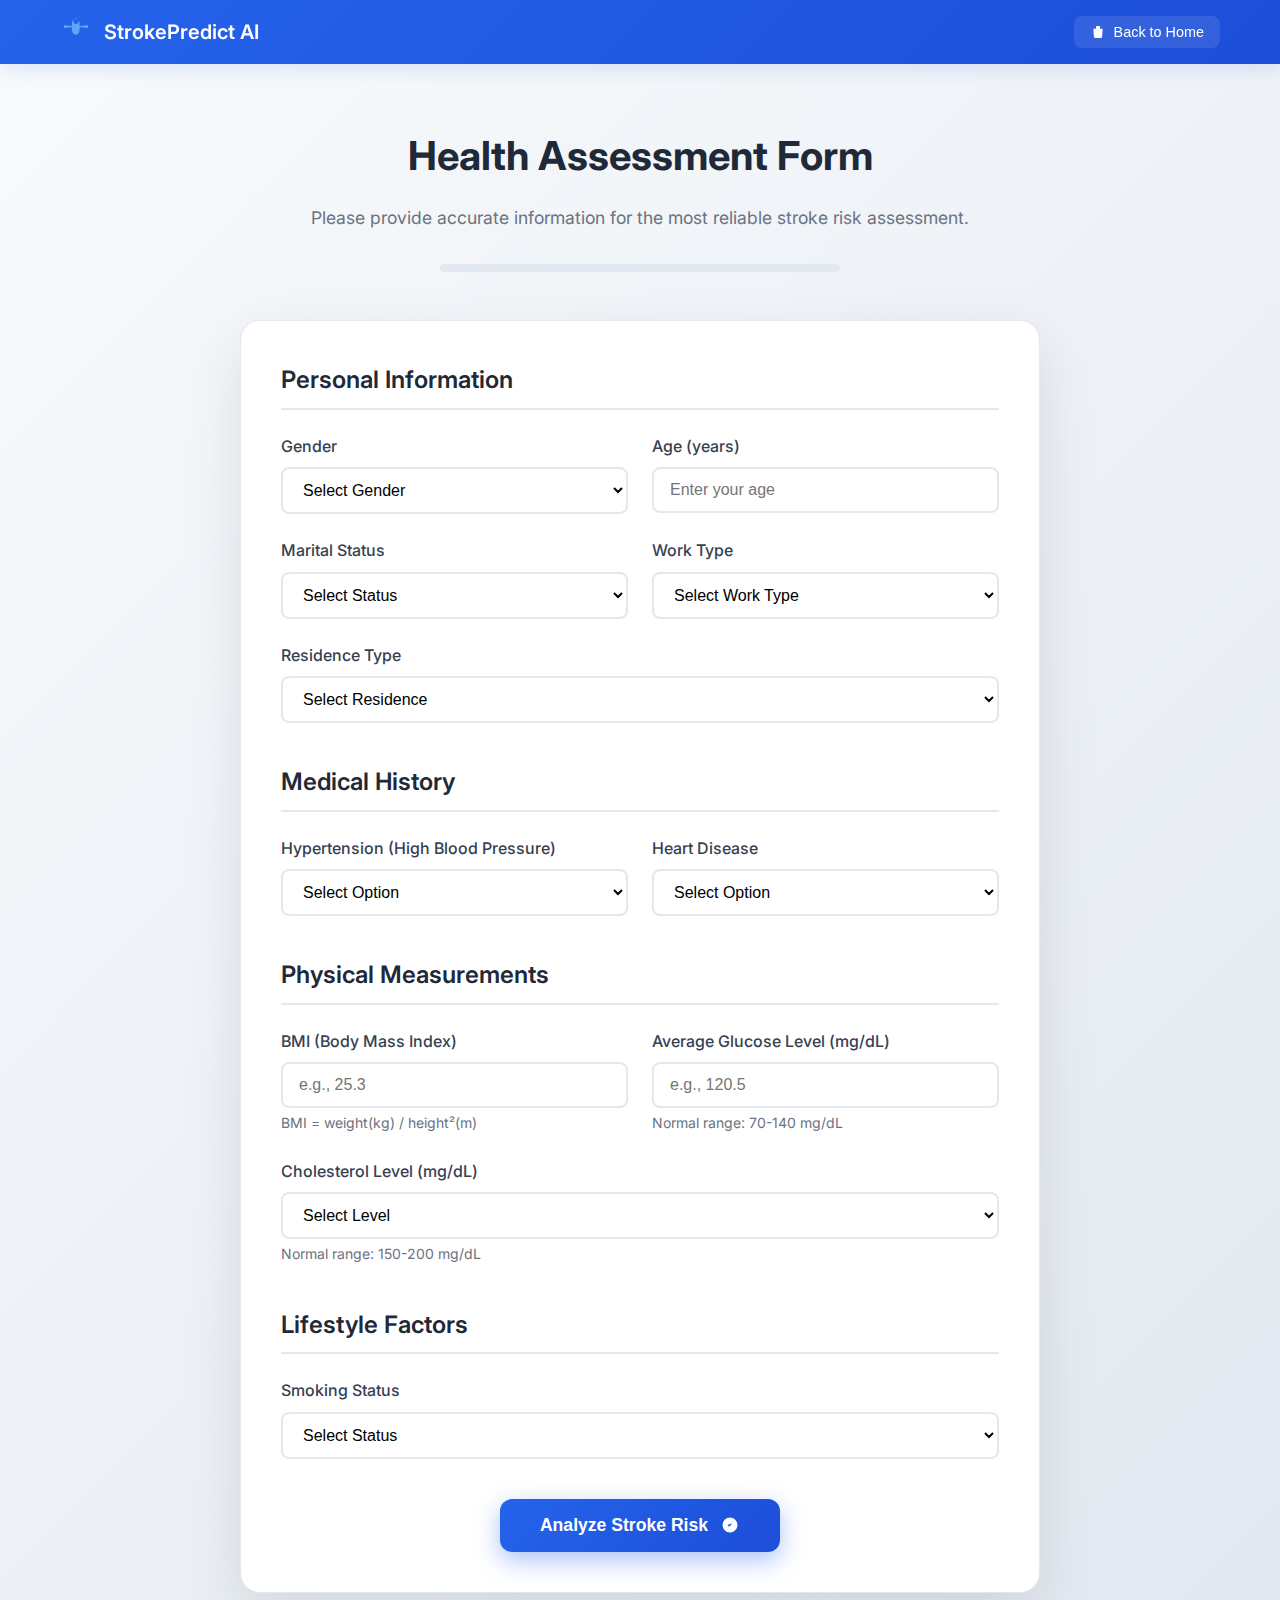
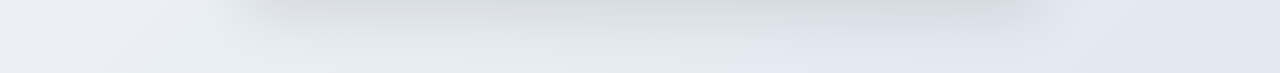
<file: results.html>
<!DOCTYPE html>
<html lang="en">
<head>
    <meta charset="UTF-8">
    <meta name="viewport" content="width=device-width, initial-scale=1.0">
    <title>Risk Assessment Results - StrokePredict AI</title>
    <link rel="stylesheet" href="style.css">
    <link href="https://fonts.googleapis.com/css2?family=Inter:wght@300;400;500;600;700&display=swap" rel="stylesheet">
</head>
<body>
    <!-- Navigation -->
    <nav class="navbar">
        <div class="nav-container">
            <div class="nav-brand">
                <svg class="brain-icon" viewBox="0 0 24 24" fill="currentColor">
                    <path d="M12 2C13.1 2 14 2.9 14 4C14 5.1 13.1 6 12 6C10.9 6 10 5.1 10 4C10 2.9 10.9 2 12 2ZM21 9V7L15 7.5L14.5 6.5C14.6 6.2 14.7 5.9 14.7 5.5C14.7 3.6 13.4 2 11.8 2C10.2 2 8.9 3.6 8.9 5.5C8.9 5.9 9 6.2 9.1 6.5L8.6 7.5L3 7V9L8.6 8.5L9.1 9.5C9 9.8 8.9 10.1 8.9 10.5C8.9 12.4 10.2 14 11.8 14C13.4 14 14.7 12.4 14.7 10.5C14.7 10.1 14.6 9.8 14.5 9.5L15 8.5L21 9Z"/>
                </svg>
                <span>StrokePredict AI</span>
            </div>
            <div class="nav-actions">
                <button class="nav-back" onclick="goBack()">
                    <svg viewBox="0 0 24 24" fill="currentColor">
                        <path d="M11 17l-5-5 5-5M18 17l-5-5 5-5"/>
                    </svg>
                    Back
                </button>
                <button class="nav-back" onclick="goHome()">
                    <svg viewBox="0 0 24 24" fill="currentColor">
                        <path d="M3 12l2-2m0 0l7-7 7 7M5 10v10a1 1 0 001 1h3m10-11l2 2m-2-2v10a1 1 0 01-1 1h-3m-6 0a1 1 0 001-1v-4a1 1 0 011-1h2a1 1 0 011 1v4a1 1 0 001 1m-6 0h6"/>
                    </svg>
                    Home
                </button>
            </div>
        </div>
    </nav>

    <!-- Results Section -->
    <section class="results-section">
        <div class="container">
            <div class="results-header">
                <h1>Your Stroke Risk Assessment</h1>
                <p>Based on the health information you provided, here's your personalized risk analysis.</p>
            </div>

            <!-- Main Result Card -->
            <div class="result-card" id="resultCard">
                <div class="result-icon" id="resultIcon">
                    <!-- Icon will be inserted by JavaScript -->
                </div>
                <div class="result-content">
                    <h2 id="resultTitle">Assessment Complete</h2>
                    <p id="resultDescription">Your stroke risk has been analyzed using advanced machine learning algorithms.</p>
                    <div class="confidence-meter">
                        <span>Confidence Level</span>
                        <div class="confidence-bar">
                            <div class="confidence-fill" id="confidenceFill"></div>
                        </div>
                        <span id="confidenceValue">95%</span>
                    </div>
                </div>
            </div>

            <!-- Risk Factors Analysis -->
            <div class="analysis-section">
                <h3>Risk Factors Analysis</h3>
                <div class="risk-factors" id="riskFactors">
                    <!-- Risk factors will be populated by JavaScript -->
                </div>
            </div>

            <!-- Recommendations -->
            <div class="recommendations-section">
                <h3>Personalized Recommendations</h3>
                <div class="recommendations" id="recommendations">
                    <!-- Recommendations will be populated by JavaScript -->
                </div>
            </div>

            <!-- Next Steps -->
            <div class="next-steps">
                <h3>What's Next?</h3>
                <div class="action-cards">
                    <div class="action-card">
                        <svg class="action-icon" viewBox="0 0 24 24" fill="currentColor">
                            <path d="M19 7l-.867 12.142A2 2 0 0116.138 21H7.862a2 2 0 01-1.995-1.858L5 7m5 4v6m4-6v6m1-10V4a1 1 0 00-1-1h-4a1 1 0 00-1 1v3M4 7h16"/>
                        </svg>
                        <h4>Consult Healthcare Provider</h4>
                        <p>Share these results with your doctor for professional medical advice and further evaluation.</p>
                    </div>
                    <div class="action-card">
                        <svg class="action-icon" viewBox="0 0 24 24" fill="currentColor">
                            <path d="M12 6.253v13m0-13C10.832 5.477 9.246 5 7.5 5S4.168 5.477 3 6.253v13C4.168 18.477 5.754 18 7.5 18s3.332.477 4.5 1.253m0-13C13.168 5.477 14.754 5 16.5 5c1.747 0 3.332.477 4.5 1.253v13C19.832 18.477 18.246 18 16.5 18c-1.746 0-3.332.477-4.5 1.253"/>
                        </svg>
                        <h4>Learn Prevention</h4>
                        <p>Explore our comprehensive guide on stroke prevention and healthy lifestyle practices.</p>
                        <button class="action-button" onclick="showPrecautions()">View Precautions</button>
                    </div>
                    <div class="action-card">
                        <svg class="action-icon" viewBox="0 0 24 24" fill="currentColor">
                            <path d="M4 4v5h.582m15.356 2A8.001 8.001 0 004.582 9m0 0H9m11 11v-5h-.581m0 0a8.003 8.003 0 01-15.357-2m15.357 2H15"/>
                        </svg>
                        <h4>Retake Assessment</h4>
                        <p>Monitor your risk over time by retaking the assessment periodically as your health changes.</p>
                        <button class="action-button secondary" onclick="retakeAssessment()">New Assessment</button>
                    </div>
                </div>
            </div>
        </div>
    </section>

    <script src="script.js"></script>
</body>
</html>
</file>
<file: style.css>
/* Reset and Base Styles */
* {
    margin: 0;
    padding: 0;
    box-sizing: border-box;
}

body {
    font-family: 'Inter', -apple-system, BlinkMacSystemFont, 'Segoe UI', Roboto, sans-serif;
    line-height: 1.6;
    color: #1f2937;
    background-color: #f8fafc;
    overflow-x: hidden;
}

.container {
    max-width: 1200px;
    margin: 0 auto;
    padding: 0 20px;
}

/* Navigation */
.navbar {
    background: linear-gradient(135deg, #2563eb 0%, #1d4ed8 100%);
    padding: 1rem 0;
    position: sticky;
    top: 0;
    z-index: 1000;
    box-shadow: 0 4px 20px rgba(37, 99, 235, 0.15);
}

.nav-container {
    max-width: 1200px;
    margin: 0 auto;
    padding: 0 20px;
    display: flex;
    justify-content: space-between;
    align-items: center;
}

.nav-brand {
    display: flex;
    align-items: center;
    gap: 12px;
    color: white;
    font-weight: 600;
    font-size: 1.25rem;
}

.brain-icon {
    width: 32px;
    height: 32px;
    color: #60a5fa;
}

.nav-actions {
    display: flex;
    gap: 12px;
}

.nav-back {
    display: flex;
    align-items: center;
    gap: 8px;
    background: rgba(255, 255, 255, 0.1);
    color: white;
    border: none;
    padding: 8px 16px;
    border-radius: 8px;
    cursor: pointer;
    transition: all 0.3s ease;
    font-size: 0.9rem;
}

.nav-back:hover {
    background: rgba(255, 255, 255, 0.2);
    transform: translateY(-1px);
}

.nav-back svg {
    width: 16px;
    height: 16px;
}

/* Hero Section */
.hero {
    background: linear-gradient(135deg, #667eea 0%, #764ba2 100%);
    color: white;
    padding: 80px 0 100px;
    position: relative;
    overflow: hidden;
}

.hero::before {
    content: '';
    position: absolute;
    top: 0;
    left: 0;
    right: 0;
    bottom: 0;
    background: url('data:image/svg+xml,<svg xmlns="http://www.w3.org/2000/svg" viewBox="0 0 100 100"><defs><pattern id="grain" width="100" height="100" patternUnits="userSpaceOnUse"><circle cx="25" cy="25" r="1" fill="rgba(255,255,255,0.05)"/><circle cx="75" cy="75" r="1" fill="rgba(255,255,255,0.05)"/><circle cx="50" cy="10" r="0.5" fill="rgba(255,255,255,0.03)"/></pattern></defs><rect width="100" height="100" fill="url(%23grain)"/></svg>');
    pointer-events: none;
}

.hero-content {
    display: grid;
    grid-template-columns: 1fr 1fr;
    gap: 60px;
    align-items: center;
    position: relative;
    z-index: 1;
}

.hero h1 {
    font-size: 3.5rem;
    font-weight: 700;
    line-height: 1.2;
    margin-bottom: 24px;
    background: linear-gradient(135deg, #ffffff 0%, #e0e7ff 100%);
    -webkit-background-clip: text;
    -webkit-text-fill-color: transparent;
    background-clip: text;
}

.hero-subtitle {
    font-size: 1.2rem;
    line-height: 1.6;
    margin-bottom: 32px;
    opacity: 0.9;
}

.hero-features {
    display: flex;
    flex-wrap: wrap;
    gap: 24px;
    margin-bottom: 40px;
}

.feature {
    display: flex;
    align-items: center;
    gap: 8px;
    background: rgba(255, 255, 255, 0.1);
    padding: 8px 16px;
    border-radius: 20px;
    backdrop-filter: blur(10px);
}

.feature-icon {
    width: 20px;
    height: 20px;
    color: #60a5fa;
}

.cta-button {
    display: inline-flex;
    align-items: center;
    gap: 12px;
    background: linear-gradient(135deg, #16a34a 0%, #15803d 100%);
    color: white;
    border: none;
    padding: 16px 32px;
    border-radius: 12px;
    font-size: 1.1rem;
    font-weight: 600;
    cursor: pointer;
    transition: all 0.3s ease;
    box-shadow: 0 8px 25px rgba(22, 163, 74, 0.4);
    text-decoration: none;
}

.cta-button:hover {
    transform: translateY(-2px);
    box-shadow: 0 12px 35px rgba(22, 163, 74, 0.5);
}

.cta-button.secondary {
    background: linear-gradient(135deg, #64748b 0%, #475569 100%);
    box-shadow: 0 8px 25px rgba(100, 116, 139, 0.4);
}

.cta-button.secondary:hover {
    box-shadow: 0 12px 35px rgba(100, 116, 139, 0.5);
}

.cta-button.tertiary {
    background: linear-gradient(135deg, #7c3aed 0%, #6d28d9 100%);
    box-shadow: 0 8px 25px rgba(124, 58, 237, 0.4);
}

.cta-button.tertiary:hover {
    box-shadow: 0 12px 35px rgba(124, 58, 237, 0.5);
}

.button-icon {
    width: 20px;
    height: 20px;
}

.hero-visual {
    display: flex;
    justify-content: center;
    align-items: center;
}

.medical-card {
    background: rgba(255, 255, 255, 0.95);
    backdrop-filter: blur(20px);
    border-radius: 20px;
    padding: 32px;
    box-shadow: 0 20px 60px rgba(0, 0, 0, 0.1);
    color: #1f2937;
    width: 100%;
    max-width: 400px;
    border: 1px solid rgba(255, 255, 255, 0.2);
}

.card-header {
    display: flex;
    justify-content: space-between;
    align-items: center;
    margin-bottom: 24px;
}

.card-header h3 {
    font-size: 1.5rem;
    font-weight: 600;
    color: #1f2937;
}

.card-icon {
    width: 32px;
    height: 32px;
    color: #ef4444;
}

.card-metrics {
    display: grid;
    grid-template-columns: repeat(3, 1fr);
    gap: 20px;
    margin-bottom: 20px;
}

.metric {
    text-align: center;
}

.metric-label {
    display: block;
    font-size: 0.875rem;
    color: #6b7280;
    margin-bottom: 4px;
}

.metric-value {
    display: block;
    font-size: 1.5rem;
    font-weight: 600;
    color: #1f2937;
}

.risk-indicator {
    text-align: center;
    padding: 8px 16px;
    border-radius: 8px;
    font-weight: 500;
}

.risk-indicator.low {
    background: #dcfce7;
    color: #166534;
}

.risk-indicator.high {
    background: #fef2f2;
    color: #dc2626;
}

/* How It Works Section */
.how-it-works {
    padding: 80px 0;
    background: white;
}

.how-it-works h2 {
    text-align: center;
    font-size: 2.5rem;
    font-weight: 700;
    margin-bottom: 60px;
    color: #1f2937;
}

.steps {
    display: grid;
    grid-template-columns: repeat(auto-fit, minmax(300px, 1fr));
    gap: 40px;
}

.step {
    display: flex;
    gap: 20px;
    padding: 32px;
    background: #f8fafc;
    border-radius: 16px;
    border: 1px solid #e2e8f0;
    transition: all 0.3s ease;
}

.step:hover {
    transform: translateY(-4px);
    box-shadow: 0 20px 40px rgba(0, 0, 0, 0.1);
}

.step-number {
    width: 60px;
    height: 60px;
    background: linear-gradient(135deg, #2563eb 0%, #1d4ed8 100%);
    color: white;
    border-radius: 50%;
    display: flex;
    align-items: center;
    justify-content: center;
    font-size: 1.5rem;
    font-weight: 700;
    flex-shrink: 0;
}

.step-content h3 {
    font-size: 1.5rem;
    font-weight: 600;
    margin-bottom: 12px;
    color: #1f2937;
}

.step-content p {
    color: #6b7280;
    line-height: 1.6;
}

/* Features Section */
.features-section {
    padding: 80px 0;
    background: linear-gradient(135deg, #f8fafc 0%, #e2e8f0 100%);
}

.features-section h2 {
    text-align: center;
    font-size: 2.5rem;
    font-weight: 700;
    margin-bottom: 60px;
    color: #1f2937;
}

.features-grid {
    display: grid;
    grid-template-columns: repeat(auto-fit, minmax(300px, 1fr));
    gap: 40px;
}

.feature-card {
    background: white;
    border-radius: 20px;
    padding: 40px;
    text-align: center;
    box-shadow: 0 20px 60px rgba(0, 0, 0, 0.1);
    border: 1px solid #e2e8f0;
    transition: all 0.3s ease;
}

.feature-card:hover {
    transform: translateY(-8px);
    box-shadow: 0 30px 80px rgba(0, 0, 0, 0.15);
}

.feature-icon-large {
    width: 80px;
    height: 80px;
    background: linear-gradient(135deg, #2563eb 0%, #1d4ed8 100%);
    border-radius: 50%;
    display: flex;
    align-items: center;
    justify-content: center;
    margin: 0 auto 24px;
    color: white;
}

.feature-icon-large svg {
    width: 40px;
    height: 40px;
}

.feature-card h3 {
    font-size: 1.5rem;
    font-weight: 600;
    margin-bottom: 16px;
    color: #1f2937;
}

.feature-card p {
    color: #6b7280;
    line-height: 1.6;
}

/* CTA Section */
.cta-section {
    background: linear-gradient(135deg, #1f2937 0%, #111827 100%);
    color: white;
    padding: 80px 0;
    text-align: center;
}

.cta-content h2 {
    font-size: 2.5rem;
    font-weight: 700;
    margin-bottom: 16px;
}

.cta-content p {
    font-size: 1.2rem;
    opacity: 0.9;
    margin-bottom: 32px;
    max-width: 600px;
    margin-left: auto;
    margin-right: auto;
}

.cta-buttons {
    display: flex;
    gap: 20px;
    justify-content: center;
    flex-wrap: wrap;
}

/* Form Section */
.form-section {
    padding: 60px 0 80px;
    background: linear-gradient(135deg, #f8fafc 0%, #e2e8f0 100%);
    min-height: calc(100vh - 80px);
}

.form-header {
    text-align: center;
    margin-bottom: 48px;
}

.form-header h1 {
    font-size: 2.5rem;
    font-weight: 700;
    margin-bottom: 16px;
    color: #1f2937;
}

.form-header p {
    font-size: 1.1rem;
    color: #6b7280;
    margin-bottom: 32px;
}

.progress-bar {
    width: 100%;
    max-width: 400px;
    height: 8px;
    background: #e2e8f0;
    border-radius: 4px;
    margin: 0 auto;
    overflow: hidden;
}

.progress-fill {
    height: 100%;
    background: linear-gradient(135deg, #16a34a 0%, #15803d 100%);
    border-radius: 4px;
    width: 0%;
    transition: width 0.3s ease;
}

.health-form {
    background: white;
    border-radius: 20px;
    padding: 40px;
    box-shadow: 0 20px 60px rgba(0, 0, 0, 0.1);
    border: 1px solid #e2e8f0;
    max-width: 800px;
    margin: 0 auto;
}

.form-group-section {
    margin-bottom: 40px;
}

.form-group-section h3 {
    font-size: 1.5rem;
    font-weight: 600;
    margin-bottom: 24px;
    color: #1f2937;
    border-bottom: 2px solid #e2e8f0;
    padding-bottom: 8px;
}

.form-row {
    display: grid;
    grid-template-columns: repeat(auto-fit, minmax(250px, 1fr));
    gap: 24px;
    margin-bottom: 24px;
}

.form-group {
    display: flex;
    flex-direction: column;
}

.form-group label {
    font-weight: 500;
    margin-bottom: 8px;
    color: #374151;
}

.form-group input,
.form-group select {
    padding: 12px 16px;
    border: 2px solid #e2e8f0;
    border-radius: 8px;
    font-size: 1rem;
    transition: all 0.3s ease;
    background: white;
}

.form-group input:focus,
.form-group select:focus {
    outline: none;
    border-color: #2563eb;
    box-shadow: 0 0 0 3px rgba(37, 99, 235, 0.1);
}

.form-group small {
    margin-top: 4px;
    font-size: 0.875rem;
    color: #6b7280;
}

.form-submit {
    text-align: center;
    margin-top: 40px;
}

.submit-button {
    display: inline-flex;
    align-items: center;
    gap: 12px;
    background: linear-gradient(135deg, #2563eb 0%, #1d4ed8 100%);
    color: white;
    border: none;
    padding: 16px 40px;
    border-radius: 12px;
    font-size: 1.1rem;
    font-weight: 600;
    cursor: pointer;
    transition: all 0.3s ease;
    box-shadow: 0 8px 25px rgba(37, 99, 235, 0.4);
}

.submit-button:hover {
    transform: translateY(-2px);
    box-shadow: 0 12px 35px rgba(37, 99, 235, 0.5);
}

.submit-button:disabled {
    opacity: 0.6;
    cursor: not-allowed;
    transform: none;
}

/* Results Section */
.results-section {
    padding: 60px 0 80px;
    background: linear-gradient(135deg, #f8fafc 0%, #e2e8f0 100%);
    min-height: calc(100vh - 80px);
}

.results-header {
    text-align: center;
    margin-bottom: 48px;
}

.results-header h1 {
    font-size: 2.5rem;
    font-weight: 700;
    margin-bottom: 16px;
    color: #1f2937;
}

.results-header p {
    font-size: 1.1rem;
    color: #6b7280;
}

.result-card {
    background: white;
    border-radius: 20px;
    padding: 40px;
    box-shadow: 0 20px 60px rgba(0, 0, 0, 0.1);
    border: 1px solid #e2e8f0;
    margin-bottom: 32px;
    display: flex;
    align-items: center;
    gap: 32px;
}

.result-card.high-risk {
    border-left: 6px solid #ef4444;
    background: linear-gradient(135deg, #fef2f2 0%, #fff 100%);
}

.result-card.low-risk {
    border-left: 6px solid #16a34a;
    background: linear-gradient(135deg, #f0fdf4 0%, #fff 100%);
}

.result-icon {
    width: 80px;
    height: 80px;
    border-radius: 50%;
    display: flex;
    align-items: center;
    justify-content: center;
    flex-shrink: 0;
}

.result-icon.high-risk {
    background: linear-gradient(135deg, #ef4444 0%, #dc2626 100%);
    color: white;
}

.result-icon.low-risk {
    background: linear-gradient(135deg, #16a34a 0%, #15803d 100%);
    color: white;
}

.result-icon svg {
    width: 40px;
    height: 40px;
}

.result-content h2 {
    font-size: 2rem;
    font-weight: 700;
    margin-bottom: 12px;
    color: #1f2937;
}

.result-content p {
    font-size: 1.1rem;
    color: #6b7280;
    margin-bottom: 24px;
}

.confidence-meter {
    display: flex;
    align-items: center;
    gap: 16px;
}

.confidence-meter span {
    font-size: 0.9rem;
    font-weight: 500;
    color: #374151;
}

.confidence-bar {
    flex: 1;
    height: 8px;
    background: #e2e8f0;
    border-radius: 4px;
    overflow: hidden;
}

.confidence-fill {
    height: 100%;
    background: linear-gradient(135deg, #2563eb 0%, #1d4ed8 100%);
    border-radius: 4px;
    width: 95%;
    transition: width 0.8s ease;
}

.analysis-section,
.recommendations-section {
    margin-bottom: 32px;
}

.analysis-section h3,
.recommendations-section h3,
.next-steps h3 {
    font-size: 1.5rem;
    font-weight: 600;
    margin-bottom: 24px;
    color: #1f2937;
}

.risk-factors,
.recommendations {
    display: grid;
    grid-template-columns: repeat(auto-fit, minmax(300px, 1fr));
    gap: 20px;
}

.risk-factor,
.recommendation {
    background: white;
    border-radius: 12px;
    padding: 24px;
    box-shadow: 0 4px 15px rgba(0, 0, 0, 0.1);
    border: 1px solid #e2e8f0;
}

.risk-factor.high {
    border-left: 4px solid #ef4444;
}

.risk-factor.medium {
    border-left: 4px solid #f59e0b;
}

.risk-factor.low {
    border-left: 4px solid #16a34a;
}

.risk-factor h4,
.recommendation h4 {
    font-size: 1.1rem;
    font-weight: 600;
    margin-bottom: 8px;
    color: #1f2937;
}

.risk-factor p,
.recommendation p {
    color: #6b7280;
    line-height: 1.6;
}

.next-steps {
    margin-top: 40px;
}

.action-cards {
    display: grid;
    grid-template-columns: repeat(auto-fit, minmax(300px, 1fr));
    gap: 24px;
}

.action-card {
    background: white;
    border-radius: 16px;
    padding: 32px;
    box-shadow: 0 8px 30px rgba(0, 0, 0, 0.1);
    border: 1px solid #e2e8f0;
    text-align: center;
    transition: all 0.3s ease;
}

.action-card:hover {
    transform: translateY(-4px);
    box-shadow: 0 16px 40px rgba(0, 0, 0, 0.15);
}

.action-icon {
    width: 48px;
    height: 48px;
    margin: 0 auto 16px;
    color: #2563eb;
}

.action-card h4 {
    font-size: 1.3rem;
    font-weight: 600;
    margin-bottom: 12px;
    color: #1f2937;
}

.action-card p {
    color: #6b7280;
    line-height: 1.6;
    margin-bottom: 20px;
}

.action-button {
    background: linear-gradient(135deg, #2563eb 0%, #1d4ed8 100%);
    color: white;
    border: none;
    padding: 12px 24px;
    border-radius: 8px;
    font-weight: 500;
    cursor: pointer;
    transition: all 0.3s ease;
}

.action-button:hover {
    transform: translateY(-1px);
    box-shadow: 0 4px 15px rgba(37, 99, 235, 0.4);
}

.action-button.secondary {
    background: linear-gradient(135deg, #64748b 0%, #475569 100%);
}

/* Precautions Section */
.precautions-section {
    padding: 60px 0 80px;
    background: white;
}

.precautions-header {
    text-align: center;
    margin-bottom: 60px;
}

.precautions-header h1 {
    font-size: 2.5rem;
    font-weight: 700;
    margin-bottom: 16px;
    color: #1f2937;
}

.precautions-header p {
    font-size: 1.1rem;
    color: #6b7280;
}

.emergency-section {
    background: linear-gradient(135deg, #fef2f2 0%, #fff5f5 100%);
    border-radius: 20px;
    padding: 40px;
    margin-bottom: 60px;
    border: 2px solid #fee2e2;
}

.emergency-title {
    display: flex;
    align-items: center;
    gap: 16px;
    font-size: 2rem;
    font-weight: 700;
    color: #dc2626;
    margin-bottom: 32px;
}

.emergency-icon {
    width: 32px;
    height: 32px;
}

.fast-signs {
    display: grid;
    grid-template-columns: repeat(auto-fit, minmax(250px, 1fr));
    gap: 24px;
}

.fast-card {
    background: white;
    border-radius: 16px;
    padding: 24px;
    box-shadow: 0 8px 30px rgba(220, 38, 38, 0.1);
    border: 1px solid #fee2e2;
    display: flex;
    gap: 20px;
    align-items: flex-start;
}

.fast-letter {
    width: 60px;
    height: 60px;
    background: linear-gradient(135deg, #dc2626 0%, #b91c1c 100%);
    color: white;
    border-radius: 50%;
    display: flex;
    align-items: center;
    justify-content: center;
    font-size: 1.5rem;
    font-weight: 700;
    flex-shrink: 0;
}

.fast-content h3 {
    font-size: 1.2rem;
    font-weight: 600;
    margin-bottom: 8px;
    color: #1f2937;
}

.fast-content p {
    color: #6b7280;
    line-height: 1.6;
    font-size: 0.95rem;
}

.prevention-categories {
    margin-bottom: 60px;
}

.category-section {
    margin-bottom: 60px;
}

.category-section h2 {
    display: flex;
    align-items: center;
    gap: 16px;
    font-size: 2rem;
    font-weight: 700;
    margin-bottom: 32px;
    color: #1f2937;
}

.category-icon {
    width: 32px;
    height: 32px;
    color: #2563eb;
}

.prevention-grid {
    display: grid;
    grid-template-columns: repeat(auto-fit, minmax(300px, 1fr));
    gap: 24px;
}

.prevention-card {
    background: white;
    border-radius: 16px;
    padding: 32px;
    box-shadow: 0 8px 30px rgba(0, 0, 0, 0.08);
    border: 1px solid #e2e8f0;
    transition: all 0.3s ease;
}

.prevention-card:hover {
    transform: translateY(-4px);
    box-shadow: 0 16px 40px rgba(0, 0, 0, 0.12);
}

.prevention-card .card-header {
    display: flex;
    align-items: center;
    gap: 16px;
    margin-bottom: 20px;
}

.prevention-card .card-icon {
    width: 28px;
    height: 28px;
    color: #2563eb;
}

.prevention-card h3 {
    font-size: 1.3rem;
    font-weight: 600;
    color: #1f2937;
}

.prevention-card ul {
    list-style: none;
}

.prevention-card li {
    position: relative;
    padding-left: 24px;
    margin-bottom: 12px;
    color: #374151;
    line-height: 1.6;
}

.prevention-card li::before {
    content: '✓';
    position: absolute;
    left: 0;
    top: 0;
    color: #16a34a;
    font-weight: 600;
}

.action-section {
    background: linear-gradient(135deg, #1f2937 0%, #111827 100%);
    border-radius: 20px;
    padding: 60px 40px;
    text-align: center;
    color: white;
}

.action-content h2 {
    font-size: 2rem;
    font-weight: 700;
    margin-bottom: 16px;
}

.action-content p {
    font-size: 1.1rem;
    opacity: 0.9;
    margin-bottom: 32px;
}

.action-buttons {
    display: flex;
    justify-content: center;
    gap: 20px;
    flex-wrap: wrap;
}

/* Footer */
.footer {
    background: #1f2937;
    color: white;
    padding: 40px 0;
}

.footer-content {
    display: grid;
    grid-template-columns: repeat(auto-fit, minmax(300px, 1fr));
    gap: 40px;
}

.footer-section h4 {
    font-size: 1.2rem;
    font-weight: 600;
    margin-bottom: 16px;
    color: #f3f4f6;
}

.footer-section p {
    color: #9ca3af;
    line-height: 1.6;
}

/* Responsive Design */
@media (max-width: 1024px) {
    .hero-content {
        grid-template-columns: 1fr;
        gap: 40px;
        text-align: center;
    }
    
    .hero h1 {
        font-size: 3rem;
    }
    
    .steps {
        grid-template-columns: 1fr;
    }
}

@media (max-width: 768px) {
    .container {
        padding: 0 16px;
    }
    
    .nav-container {
        padding: 0 16px;
    }
    
    .nav-brand {
        font-size: 1.1rem;
    }
    
    .hero {
        padding: 60px 0 80px;
    }
    
    .hero h1 {
        font-size: 2.5rem;
    }
    
    .hero-subtitle {
        font-size: 1.1rem;
    }
    
    .hero-features {
        justify-content: center;
    }
    
    .medical-card {
        padding: 24px;
    }
    
    .card-metrics {
        grid-template-columns: 1fr;
        gap: 16px;
    }
    
    .form-row {
        grid-template-columns: 1fr;
        gap: 20px;
    }
    
    .health-form {
        padding: 24px;
    }
    
    .result-card {
        flex-direction: column;
        text-align: center;
        gap: 24px;
    }
    
    .fast-signs {
        grid-template-columns: 1fr;
    }
    
    .fast-card {
        flex-direction: column;
        text-align: center;
        gap: 16px;
    }
    
    .prevention-grid {
        grid-template-columns: 1fr;
    }
    
    .action-cards {
        grid-template-columns: 1fr;
    }
    
    .action-buttons,
    .cta-buttons {
        flex-direction: column;
        align-items: center;
    }
    
    .cta-button,
    .submit-button {
        width: 100%;
        max-width: 300px;
        justify-content: center;
    }
    
    .nav-actions {
        display: none;
    }
}

@media (max-width: 480px) {
    .hero h1 {
        font-size: 2rem;
    }
    
    .results-header h1,
    .precautions-header h1,
    .form-header h1 {
        font-size: 2rem;
    }
    
    .how-it-works h2,
    .cta-content h2 {
        font-size: 2rem;
    }
    
    .step {
        padding: 24px;
    }
    
    .emergency-section {
        padding: 24px;
    }
    
    .prevention-card {
        padding: 24px;
    }
    
    .action-section {
        padding: 40px 24px;
    }
}
</file>
